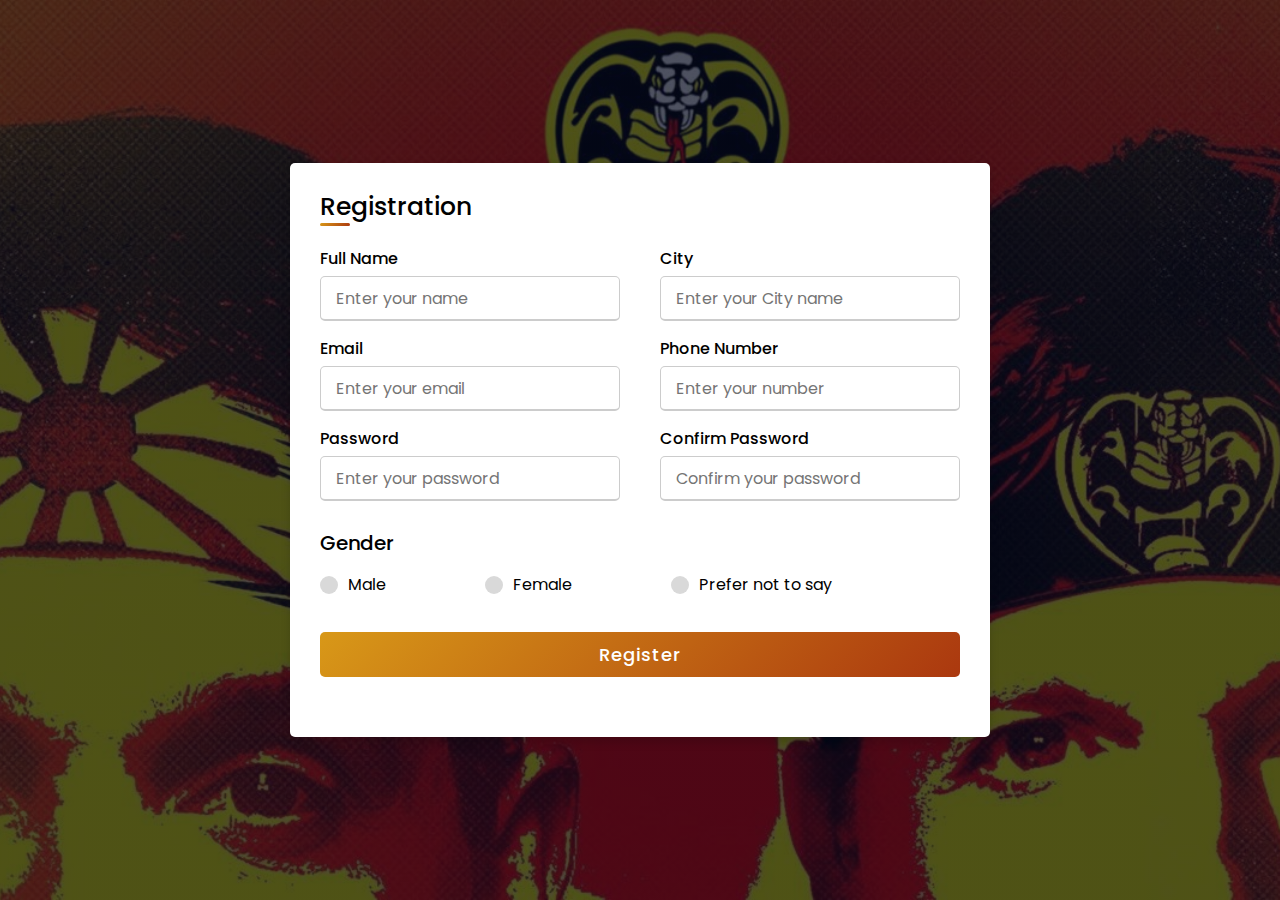
<file: COBRA KAI WEB/form.html>
<!DOCTYPE html>
<!-- Created By CodingLab - www.codinglabweb.com -->
<html lang="en" dir="ltr">
  <head>
    <meta charset="UTF-8">
    <!---<title> Responsive Registration Form | CodingLab </title>--->
    <link rel="stylesheet" href="form1.css">
     <meta name="viewport" content="width=device-width, initial-scale=1.0">
   </head>
<body>
  <div class="container">
    <div class="title">Registration</div>
    <div class="content">
      <form action="#">
        <div class="user-details">
          <div class="input-box">
            <span class="details">Full Name</span>
            <input type="text" placeholder="Enter your name" required>
          </div>
          <div class="input-box">
            <span class="details">City</span>
            <input type="text" placeholder="Enter your City name" required>
          </div>
          <div class="input-box">
            <span class="details">Email</span>
            <input type="text" placeholder="Enter your email" required>
          </div>
          <div class="input-box">
            <span class="details">Phone Number</span>
            <input type="text" placeholder="Enter your number" required>
          </div>
          <div class="input-box">
            <span class="details">Password</span>
            <input type="text" placeholder="Enter your password" required>
          </div>
          <div class="input-box">
            <span class="details">Confirm Password</span>
            <input type="text" placeholder="Confirm your password" required>
          </div>
        </div>
        <div class="gender-details">
          <input type="radio" name="gender" id="dot-1">
          <input type="radio" name="gender" id="dot-2">
          <input type="radio" name="gender" id="dot-3">
          <span class="gender-title">Gender</span>
          <div class="category">
            <label for="dot-1">
            <span class="dot one"></span>
            <span class="gender">Male</span>
          </label>
          <label for="dot-2">
            <span class="dot two"></span>
            <span class="gender">Female</span>
          </label>
          <label for="dot-3">
            <span class="dot three"></span>
            <span class="gender">Prefer not to say</span>
            </label>
          </div>
        </div>
        <div class="button">
          <input type="submit" value="Register">
        </div>
      </form>
    </div>
  </div>

</body>
</html>
</file>
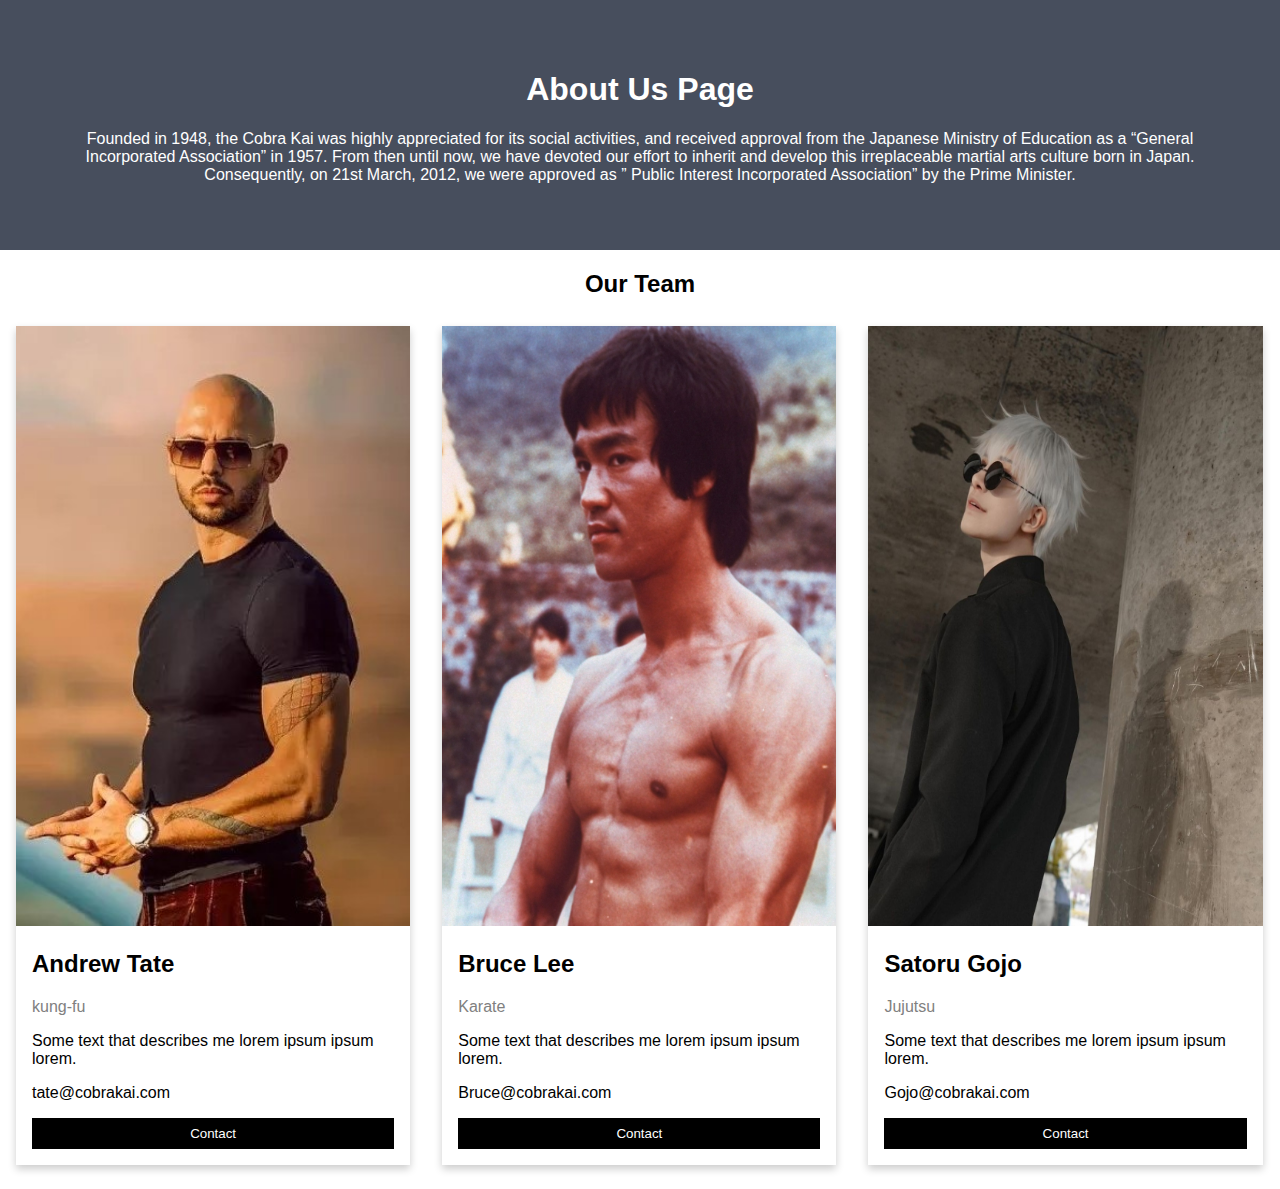
<file: COBRA KAI WEB/More.html>
<!-- <!DOCTYPE html>
<html lang="en">
<head>
    <meta charset="UTF-8">
    <meta http-equiv="X-UA-Compatible" content="IE=edge">
    <meta name="viewport" content="width=device-width, initial-scale=1.0">
    <link rel="stylesheet" href="about.css">
    <title>About Us</title>
</head>
<body>
    <nav class="item">
        <h5>ABOUT US</h5>
    <ul style="list-style: none;">
        <li>Founded in 1948, the Cobra Kai was highly appreciated for its social activities, and received approval from the Japanese Ministry of Education as a “General Incorporated Association” in 1957. From then until now, we have devoted our effort to inherit and develop this irreplaceable martial arts culture born in Japan. Consequently, on 21st March, 2012, we were approved as ” Public Interest Incorporated Association” by the Prime Minister.

            The Cobra Kai aims to promote improvement of its skills and self-discipline by research and instruction of Karatedo, thereby contributing to the improvement of the well-being of the people and cultivate a sound martial arts spirit. Moreover, it aims to contribute to world peace by spreading the spirit of Japanese martial arts which respects courtesy to countries all over the world.
            
            In order to achieve these objectives, we the JKA engage in the following activities.</li><br><br>

            <li>The JKA has consistently instructed and promoted Karatedo since its establishment in 1948. From the beginning we have trained specialized instructors who have completed our own curriculums, and established a solid foundation on instruction and technique of Karatedo.

                The educational philosophy of Martial Arts trying to develop their own personality through daily hard training is getting high appraisal and trust. This Martial Art has already gained high achievements in youth education being adopted as a regular school subject.
                
                The Japan Karate Association has the best technique system and instruction system. There are around 30 specialized instructors who are in charge of instructing Japanese as well as foreign practitioners from all over the world. Furthermore, JKA HQ dispatches them all over the world in response to requests.</li>

             

    </ul>

    </nav>
    

    
</body>
</html> -->

<!DOCTYPE html>
<html lang="en">
<head>
    <meta charset="UTF-8">
    <meta http-equiv="X-UA-Compatible" content="IE=edge">
    <meta name="viewport" content="width=device-width, initial-scale=1.0">
    <link rel="stylesheet" href="about.css">
    <title>Document</title>
</head>
<body>
    <div class="about-section">
        <h1>About Us Page</h1>
        
        <p>Founded in 1948, the Cobra Kai was highly appreciated for its social activities, and received approval from the Japanese Ministry of Education as a “General Incorporated Association” in 1957. From then until now, we have devoted our effort to inherit and develop this irreplaceable martial arts culture born in Japan. Consequently, on 21st March, 2012, we were approved as ” Public Interest Incorporated Association” by the Prime Minister.</p>
      </div>
      
      <h2 style="text-align:center">Our Team</h2>
      <div class="row">
        <div class="column">
          <div class="card">
            <img src="img/tatef.jpg" alt="Jane" style="width:100%">
            <div class="container">
              <h2>Andrew Tate</h2>
              <p class="title">kung-fu</p>
              <p>Some text that describes me lorem ipsum ipsum lorem.</p>
              <p>tate@cobrakai.com</p>
              <p><button class="button">Contact</button></p>
            </div>
          </div>
        </div>
      
        <div class="column">
          <div class="card">
            <img src="img/bruce1.jpg" alt="Mike" style="width:100%">
            <div class="container">
              <h2>Bruce Lee</h2>
              <p class="title">Karate</p>
              <p>Some text that describes me lorem ipsum ipsum lorem.</p>
              <p>Bruce@cobrakai.com</p>
              <p><button class="button">Contact</button></p>
            </div>
          </div>
        </div>
      
        <div class="column">
          <div class="card">
            <img src="img/gojo.jpg" alt="John" style="width:100%">
            <div class="container">
              <h2>Satoru Gojo</h2>
              <p class="title">Jujutsu</p>
              <p>Some text that describes me lorem ipsum ipsum lorem.</p>
              <p>Gojo@cobrakai.com</p>
              <p><button class="button">Contact</button></p>
            </div>
          </div>
        </div>
      </div>
      
    
</body>
</html>
</file>
<file: COBRA KAI WEB/form1.css>
@import url('https://fonts.googleapis.com/css2?family=Poppins:wght@200;300;400;500;600;700&display=swap');
*{
  margin: 0;
  padding: 0;
  box-sizing: border-box;
  font-family: 'Poppins',sans-serif;
}
body{
  height: 100vh;
  display: flex;
  justify-content: center;
  align-items: center;
  padding: 10px;
  background-image: linear-gradient(rgba(4,9,30,0.7), rgba(4,9,30,0.7)), url(img/formimg.jpg);
  overflow-x: hidden;
    min-height: 100vh;
    width: 100%;
    
    /* resize image to cover whole background */
    background-position: center;
    background-size: cover;
    /* relative to its normal position */
    position: relative;
}
.container{
  max-width: 700px;
  width: 100%;
  background-color: #fff;
  padding: 25px 30px;
  border-radius: 5px;
  box-shadow: 0 5px 10px rgba(0,0,0,0.15);
}
.container .title{
  font-size: 25px;
  font-weight: 500;
  position: relative;
}
.container .title::before{
  content: "";
  position: absolute;
  left: 0;
  bottom: 0;
  height: 3px;
  width: 30px;
  border-radius: 5px;
  background: linear-gradient(135deg, #d89818, #ab380f);
}
.content form .user-details{
  display: flex;
  flex-wrap: wrap;
  justify-content: space-between;
  margin: 20px 0 12px 0;
}
form .user-details .input-box{
  margin-bottom: 15px;
  width: calc(100% / 2 - 20px);
}
form .input-box span.details{
  display: block;
  font-weight: 500;
  margin-bottom: 5px;
}
.user-details .input-box input{
  height: 45px;
  width: 100%;
  outline: none;
  font-size: 16px;
  border-radius: 5px;
  padding-left: 15px;
  border: 1px solid #ccc;
  border-bottom-width: 2px;
  transition: all 0.3s ease;
}
.user-details .input-box input:focus,
.user-details .input-box input:valid{
  border-color: #d89818;
}
 form .gender-details .gender-title{
  font-size: 20px;
  font-weight: 500;
 }
 form .category{
   display: flex;
   width: 80%;
   margin: 14px 0 ;
   justify-content: space-between;
 }
 form .category label{
   display: flex;
   align-items: center;
   cursor: pointer;
 }
 form .category label .dot{
  height: 18px;
  width: 18px;
  border-radius: 50%;
  margin-right: 10px;
  background: #d9d9d9;
  border: 5px solid transparent;
  transition: all 0.3s ease;
}
 #dot-1:checked ~ .category label .one,
 #dot-2:checked ~ .category label .two,
 #dot-3:checked ~ .category label .three{
   background: #9b59b6;
   border-color: #d9d9d9;
 }
 form input[type="radio"]{
   display: none;
 }
 form .button{
   height: 45px;
   margin: 35px 0
 }
 form .button input{
   height: 100%;
   width: 100%;
   border-radius: 5px;
   border: none;
   color: #fff;
   font-size: 18px;
   font-weight: 500;
   letter-spacing: 1px;
   cursor: pointer;
   transition: all 0.3s ease;
   background: linear-gradient(135deg, #d89818, #ab380f);
 }
 form .button input:hover{
  /* transform: scale(0.99); */
  background: linear-gradient(-135deg, #ab380f, #d89818);
  }
 @media(max-width: 584px){
 .container{
  max-width: 100%;
}
form .user-details .input-box{
    margin-bottom: 15px;
    width: 100%;
  }
  form .category{
    width: 100%;
  }
  .content form .user-details{
    max-height: 300px;
    overflow-y: scroll;
  }
  .user-details::-webkit-scrollbar{
    width: 5px;
  }
  }
  @media(max-width: 459px){
  .container .content .category{
    flex-direction: column;
  }
}
</file>
<file: COBRA KAI WEB/about.css>
body {
    font-family: Arial, Helvetica, sans-serif;
    margin: 0;
  }
  
  html {
    box-sizing: border-box;
  }
  
  *, *:before, *:after {
    box-sizing: inherit;
  }
  
  .column {
    float: left;
    width: 33.3%;
    margin-bottom: 16px;
    padding: 0 8px;
  }
  
  .card {
    box-shadow: 0 4px 8px 0 rgba(0, 0, 0, 0.2);
    margin: 8px;
  }
  
  .about-section {
    padding: 50px;
    text-align: center;
    background-color: #474e5d;
    color: white;
  }
  
  .container {
    padding: 0 16px;
  }
  
  .container::after, .row::after {
    content: "";
    clear: both;
    display: table;
  }
  
  .title {
    color: grey;
  }
  
  .button {
    border: none;
    outline: 0;
    display: inline-block;
    padding: 8px;
    color: white;
    background-color: #000;
    text-align: center;
    cursor: pointer;
    width: 100%;
  }
  
  .button:hover {
    background-color: #555;
  }
  
  @media screen and (max-width: 650px) {
    .column {
      width: 100%;
      display: block;
    }
  }

  .card img{
    width: 100%;
    height: 600px;
}
</file>
